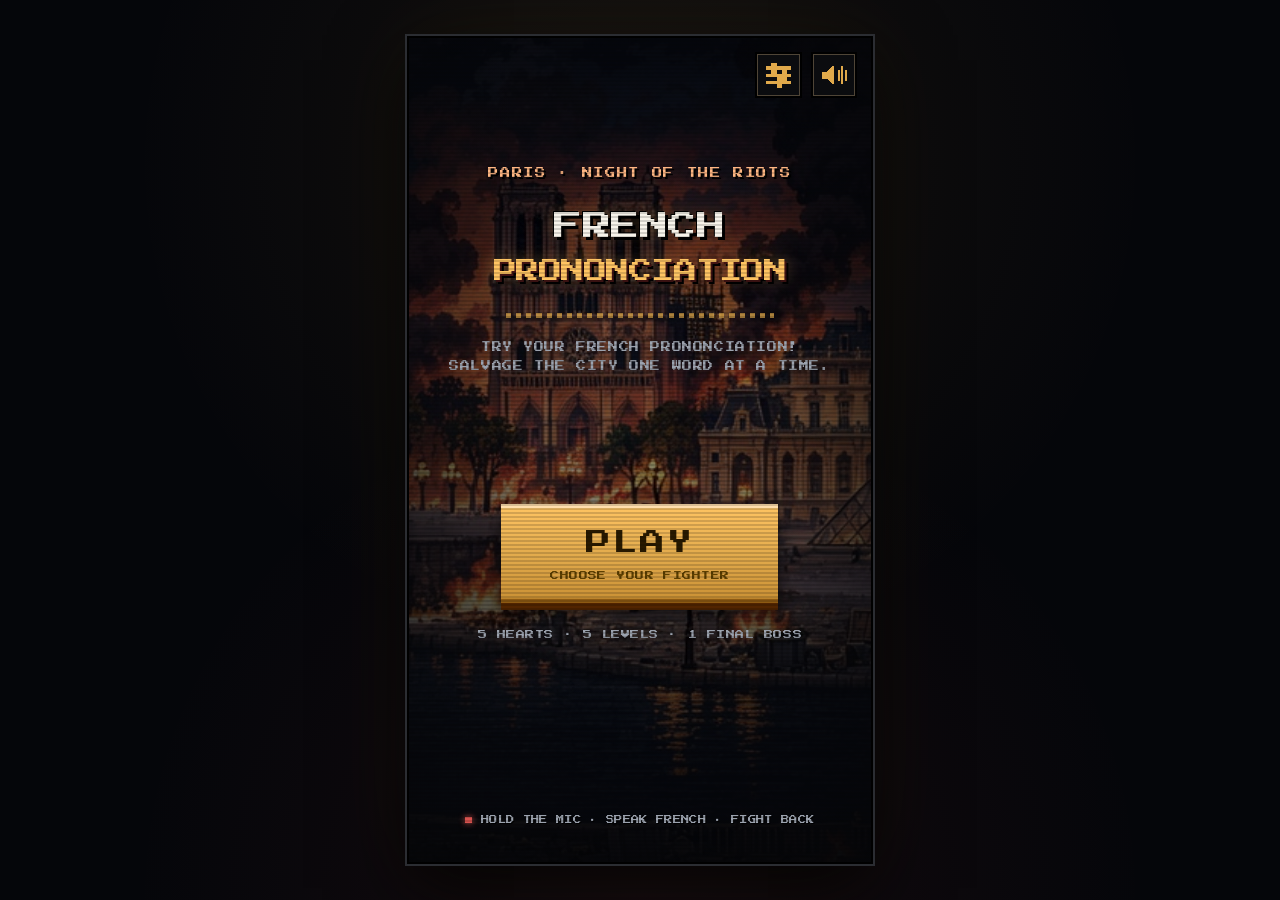
<file: index.html>
<!DOCTYPE html>
<html class="dark" lang="en">
<head>
  <meta charset="utf-8" />
  <meta name="viewport" content="width=device-width, initial-scale=1.0, maximum-scale=1.0, user-scalable=no, viewport-fit=cover" />
  <meta name="theme-color" content="#0d0e11" />
  <meta name="apple-mobile-web-app-capable" content="yes" />
  <meta name="apple-mobile-web-app-status-bar-style" content="black-translucent" />
  <meta name="description" content="French Prononciation — hold the mic, pronounce French words and fight your way across Paris." />
  <title>French Prononciation</title>
  <link rel="icon" href="data:image/svg+xml,%3Csvg xmlns='http://www.w3.org/2000/svg' viewBox='0 0 12 10'%3E%3Cpath fill='%23ffc463' d='M2 0h2v1H2zM8 0h2v1H8zM1 1h4v1H1zM7 1h4v1H7zM0 2h12v3H0zM1 5h10v1H1zM2 6h8v1H2zM3 7h6v1H3zM4 8h4v1H4zM5 9h2v1H5z'/%3E%3C/svg%3E" />
  <link href="https://fonts.googleapis.com" rel="preconnect" />
  <link crossorigin="" href="https://fonts.gstatic.com" rel="preconnect" />
  <link href="https://fonts.googleapis.com/css2?family=Press+Start+2P&amp;display=swap" rel="stylesheet" />
  <link rel="stylesheet" href="styles/pixel.css" />
</head>
<body>
  <div class="viewport">
    <div class="frame home-frame">
      <div class="home-bg" aria-hidden="true"></div>
      <div class="embers" aria-hidden="true">
        <span class="ember" style="left: 12%; --dur: 9s; --delay: 0s;"></span>
        <span class="ember" style="left: 27%; --dur: 12s; --delay: 2.4s;"></span>
        <span class="ember" style="left: 46%; --dur: 10s; --delay: 5s;"></span>
        <span class="ember" style="left: 63%; --dur: 13s; --delay: 1.2s;"></span>
        <span class="ember" style="left: 78%; --dur: 8.5s; --delay: 3.6s;"></span>
        <span class="ember" style="left: 90%; --dur: 11s; --delay: 6.2s;"></span>
      </div>

      <button class="mute-btn home-settings" data-settings type="button" aria-label="Audio settings"></button>
      <button class="mute-btn home-mute" data-mute type="button" aria-label="Mute sound"></button>

      <main class="home">
        <div class="home-head">
          <p class="eyebrow">Paris · Night of the riots</p>
          <h1 class="home-title">
            <span class="line line-a">French</span>
            <span class="line line-b">Prononciation</span>
          </h1>
          <div class="pixel-rule" aria-hidden="true"></div>
          <p class="home-sub">Try your French prononciation!<br />Salvage the city one word at a time.</p>
        </div>

        <div class="home-cta">
          <a class="btn btn-play arcade-pulse" id="playBtn" href="select.html">
            Play
            <span class="btn-sub">Choose your fighter</span>
          </a>
          <p class="home-hint">5 hearts · 5 levels · 1 final boss</p>
        </div>

        <p class="home-foot"><span class="dot blink"></span> Hold the mic · Speak French · Fight back</p>
      </main>

      <div class="scanlines" aria-hidden="true"></div>
      <div class="vignette" aria-hidden="true"></div>
      <div class="grain" aria-hidden="true"></div>
    </div>
  </div>

  <div class="rotate-hint">
    Rotate your phone
    <span>This game is played in portrait mode.</span>
  </div>

  <script src="js/core.js"></script>
  <script>
    FP.playMusic('Music/1-3.mp3', { volume: 0.22 });

    document.getElementById('playBtn').addEventListener('click', function () {
      FP.play('nav');
    });
  </script>
</body>
</html>
</file>
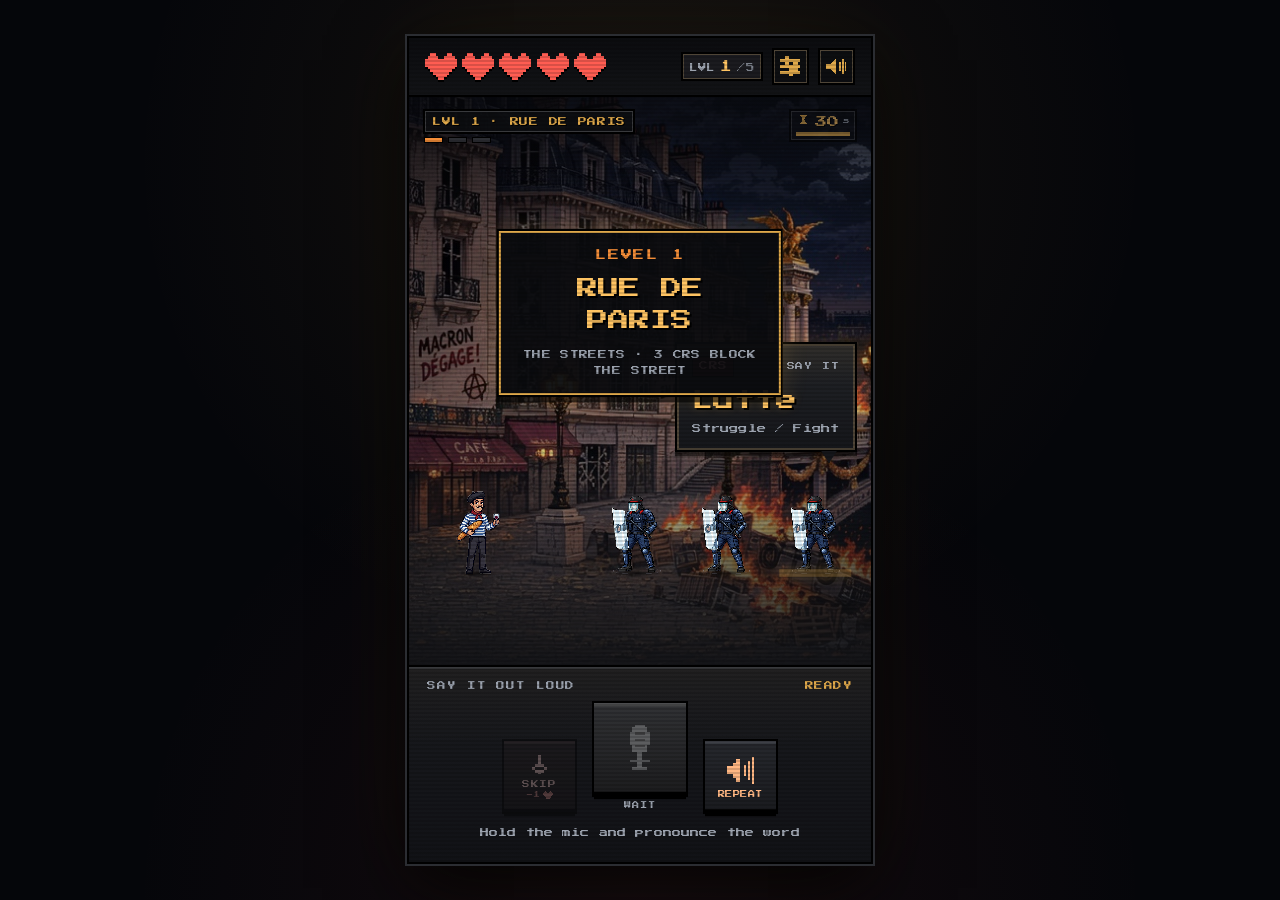
<file: game.html>
<!DOCTYPE html>
<html class="dark" lang="en">
<head>
  <meta charset="utf-8" />
  <meta name="viewport" content="width=device-width, initial-scale=1.0, maximum-scale=1.0, user-scalable=no, viewport-fit=cover" />
  <meta name="theme-color" content="#0d0e11" />
  <meta name="apple-mobile-web-app-capable" content="yes" />
  <meta name="apple-mobile-web-app-status-bar-style" content="black-translucent" />
  <title>French Prononciation — Fight</title>
  <link rel="icon" href="data:image/svg+xml,%3Csvg xmlns='http://www.w3.org/2000/svg' viewBox='0 0 12 10'%3E%3Cpath fill='%23ffc463' d='M2 0h2v1H2zM8 0h2v1H8zM1 1h4v1H1zM7 1h4v1H7zM0 2h12v3H0zM1 5h10v1H1zM2 6h8v1H2zM3 7h6v1H3zM4 8h4v1H4zM5 9h2v1H5z'/%3E%3C/svg%3E" />
  <link href="https://fonts.googleapis.com" rel="preconnect" />
  <link crossorigin="" href="https://fonts.gstatic.com" rel="preconnect" />
  <link href="https://fonts.googleapis.com/css2?family=Press+Start+2P&amp;display=swap" rel="stylesheet" />
  <link rel="stylesheet" href="styles/pixel.css" />
</head>
<body>
  <div class="viewport">
    <div class="frame game-frame" id="frame">
      <div class="game">
        <header class="hud">
          <div class="hearts" id="hearts" role="img" aria-label="Health: 5 of 5 hearts"></div>
          <div class="hud-right">
            <div class="level-chip"><span>LVL</span><b id="levelNum">1</b><i>/5</i></div>
            <button class="mute-btn hud-mute" data-settings type="button" aria-label="Audio settings"></button>
            <button class="mute-btn hud-mute" data-mute type="button" aria-label="Mute sound"></button>
          </div>
        </header>

        <section class="stage" id="stage">
          <div class="scene-bg" id="sceneBg"></div>
          <div class="stage-shade" aria-hidden="true"></div>

          <div class="scene-fx" aria-hidden="true">
            <span class="scene-ember" style="left: 8%; --dur: 8.5s; --delay: 0s; --drift: 3cqw;"></span>
            <span class="scene-ember" style="left: 24%; --dur: 11s; --delay: 2.2s; --drift: -2cqw;"></span>
            <span class="scene-ember" style="left: 42%; --dur: 9.5s; --delay: 4.4s; --drift: 2cqw;"></span>
            <span class="scene-ember" style="left: 59%; --dur: 12s; --delay: 1.3s; --drift: -3cqw;"></span>
            <span class="scene-ember" style="left: 74%; --dur: 8s; --delay: 3.7s; --drift: 4cqw;"></span>
            <span class="scene-ember" style="left: 89%; --dur: 10.5s; --delay: 5.6s; --drift: -1cqw;"></span>
          </div>

          <div class="level-tag" id="levelTag">LVL 1 · RUE DE PARIS</div>
          <div class="pips" id="pips" aria-hidden="true"></div>

          <div class="timer-chip paused" id="timerChip" aria-label="Time left: 30 seconds">
            <span class="timer-top">
              <svg class="timer-icon" viewBox="0 0 16 16" aria-hidden="true">
                <rect x="4" y="1" width="8" height="1" />
                <rect x="5" y="2" width="6" height="1" />
                <rect x="6" y="3" width="4" height="2" />
                <rect x="7" y="5" width="2" height="2" />
                <rect x="6" y="7" width="4" height="2" />
                <rect x="5" y="9" width="6" height="1" />
                <rect x="4" y="10" width="8" height="1" />
              </svg>
              <span class="timer-value" id="timerValue">30</span>
              <span class="timer-unit">s</span>
            </span>
            <span class="timer-bar"><b id="timerFill"></b></span>
          </div>

          <div class="speech" id="speech" aria-live="polite">
            <div class="speech-top">
              <span class="speech-tag" id="speechTag">CRS</span>
              <span class="speech-hint">Say it</span>
            </div>
            <span class="speech-word" id="speechWord">Lutte</span>
            <span class="speech-en" id="speechEn">Struggle / Fight</span>
            <span class="speech-tail" aria-hidden="true"></span>
          </div>

          <div class="actors">
            <div class="actor-slot player-slot is-idle" id="playerSlot">
              <div class="actor">
                <div class="sprite" id="playerSprite">
                  <img id="playerImg" alt="Your fighter" draggable="false" />
                </div>
              </div>
            </div>
            <div class="enemy-row" id="enemyRow"></div>
          </div>

          <div class="fx" id="fx" aria-hidden="true"></div>
          <div class="hurt-flash" id="hurtFlash" aria-hidden="true"></div>
          <div class="banner" id="banner" aria-live="polite"></div>
        </section>

        <section class="panel">
          <div class="panel-head">
            <span class="panel-label">Say it out loud</span>
            <span class="status" id="status">READY</span>
          </div>

          <div class="controls">
            <button class="skip-btn" id="skipBtn" type="button" disabled aria-label="Skip the word: knock down an enemy and lose one heart" title="Skip the word: knock down an enemy and lose 1 heart">
              <svg class="skip-arrow" viewBox="0 0 16 16" aria-hidden="true">
                <rect x="7" y="1" width="2" height="8" />
                <rect x="5" y="7" width="2" height="2" />
                <rect x="9" y="7" width="2" height="2" />
                <rect x="3" y="9" width="2" height="2" />
                <rect x="11" y="9" width="2" height="2" />
                <rect x="5" y="11" width="6" height="2" />
                <rect x="7" y="13" width="2" height="1" />
              </svg>
              <span class="skip-label">Skip</span>
              <span class="skip-cost">
                <span aria-hidden="true">-1</span>
                <svg viewBox="0 0 12 10" aria-hidden="true"><path d="M2 0h2v1H2zM8 0h2v1H8zM1 1h4v1H1zM7 1h4v1H7zM0 2h12v3H0zM1 5h10v1H1zM2 6h8v1H2zM3 7h6v1H3zM4 8h4v1H4zM5 9h2v1H5z" /></svg>
              </span>
            </button>

            <div class="mic-wrap" id="micWrap">
              <button class="mic-btn" id="micBtn" type="button" aria-label="Hold to speak" aria-pressed="false" disabled>
                <svg class="mic-icon" viewBox="0 0 16 20" aria-hidden="true">
                  <rect x="6" y="0" width="4" height="1" />
                  <rect x="5" y="1" width="6" height="9" />
                  <rect x="4" y="3" width="1" height="5" />
                  <rect x="11" y="3" width="1" height="5" />
                  <rect x="5" y="10" width="6" height="1" />
                  <rect x="7" y="11" width="2" height="3" />
                  <rect x="4" y="14" width="8" height="1" />
                  <rect x="7" y="15" width="2" height="2" />
                  <rect x="5" y="17" width="6" height="1" />
                  <rect x="6" y="3" width="4" height="1" fill="rgba(0,0,0,0.32)" />
                  <rect x="6" y="5.5" width="4" height="1" fill="rgba(0,0,0,0.32)" />
                  <rect x="6" y="8" width="4" height="1" fill="rgba(0,0,0,0.32)" />
                </svg>
                <span class="spark"></span>
                <span class="spark"></span>
                <span class="spark"></span>
                <span class="spark"></span>
                <span class="spark"></span>
                <span class="spark"></span>
                <span class="spark"></span>
                <span class="spark"></span>
              </button>
              <span class="mic-hint" id="micHint">HOLD</span>
            </div>

            <button class="replay-btn" id="replayBtn" type="button" aria-label="Repeat the word">
              <svg viewBox="0 0 16 16" aria-hidden="true">
                <rect x="1" y="6" width="3" height="4" />
                <rect x="4" y="4" width="2" height="8" />
                <rect x="6" y="2" width="2" height="12" />
                <rect x="10" y="5" width="1" height="6" />
                <rect x="12" y="3" width="1" height="10" />
                <rect x="14" y="1" width="1" height="14" />
              </svg>
              <span>Repeat</span>
            </button>
          </div>

          <div class="caption" id="caption">Hold the mic and pronounce the word</div>

          <form class="type-form" id="typeForm" hidden>
            <input id="typeInput" type="text" autocomplete="off" autocapitalize="off" spellcheck="false" placeholder="TYPE THE FRENCH WORD..." aria-label="Type the French word" />
            <button type="submit">OK</button>
          </form>
        </section>
      </div>

      <div class="overlay" id="overlay" hidden></div>

      <div class="scanlines" aria-hidden="true"></div>
    </div>
  </div>

  <div class="rotate-hint">
    Rotate your phone
    <span>This game is played in portrait mode.</span>
  </div>

  <script src="js/core.js"></script>
  <script src="js/game.js"></script>
</body>
</html>
</file>
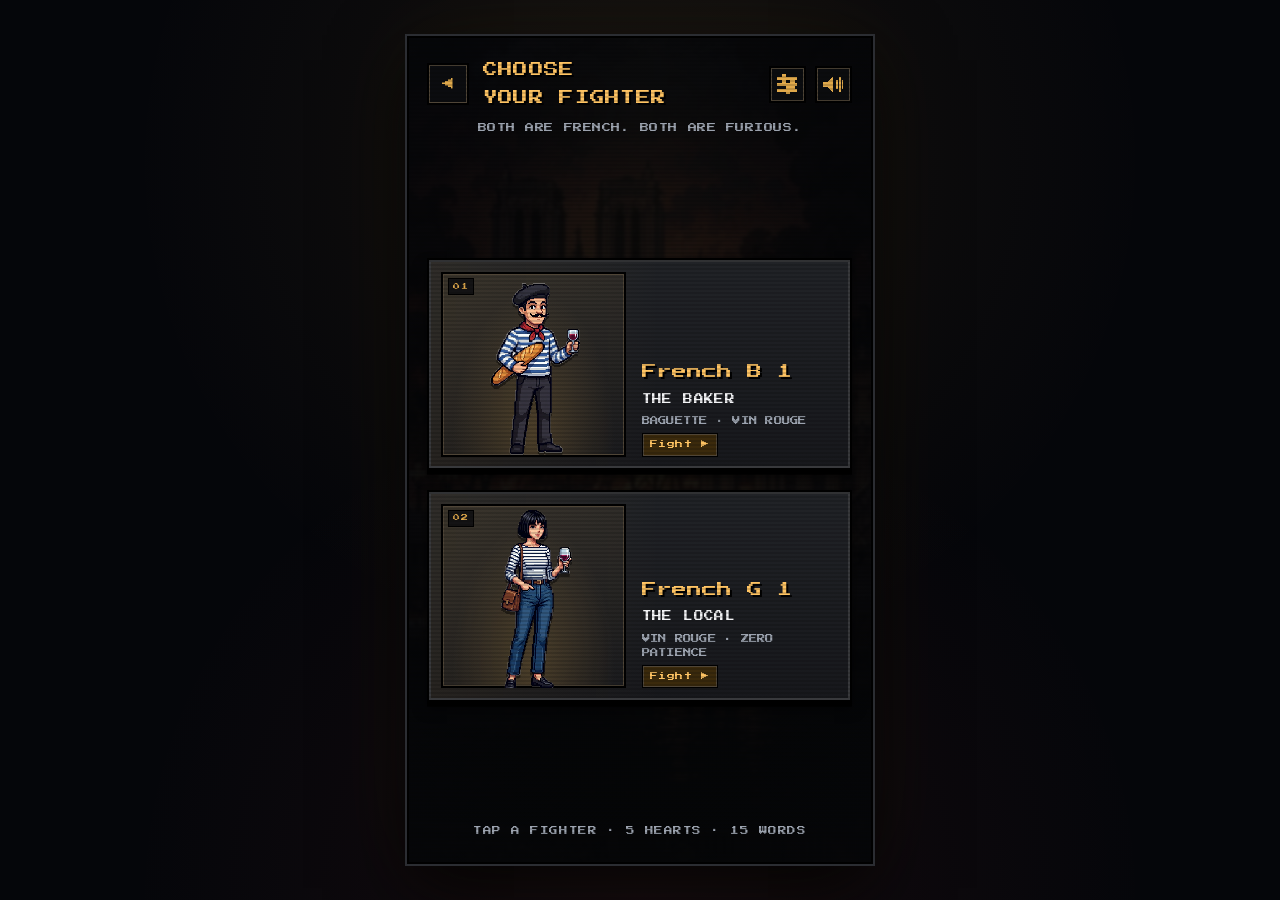
<file: select.html>
<!DOCTYPE html>
<html class="dark" lang="en">
<head>
  <meta charset="utf-8" />
  <meta name="viewport" content="width=device-width, initial-scale=1.0, maximum-scale=1.0, user-scalable=no, viewport-fit=cover" />
  <meta name="theme-color" content="#0d0e11" />
  <meta name="apple-mobile-web-app-capable" content="yes" />
  <meta name="apple-mobile-web-app-status-bar-style" content="black-translucent" />
  <title>French Prononciation — Choose your fighter</title>
  <link rel="icon" href="data:image/svg+xml,%3Csvg xmlns='http://www.w3.org/2000/svg' viewBox='0 0 12 10'%3E%3Cpath fill='%23ffc463' d='M2 0h2v1H2zM8 0h2v1H8zM1 1h4v1H1zM7 1h4v1H7zM0 2h12v3H0zM1 5h10v1H1zM2 6h8v1H2zM3 7h6v1H3zM4 8h4v1H4zM5 9h2v1H5z'/%3E%3C/svg%3E" />
  <link href="https://fonts.googleapis.com" rel="preconnect" />
  <link crossorigin="" href="https://fonts.gstatic.com" rel="preconnect" />
  <link href="https://fonts.googleapis.com/css2?family=Press+Start+2P&amp;display=swap" rel="stylesheet" />
  <link rel="stylesheet" href="styles/pixel.css" />
</head>
<body>
  <div class="viewport">
    <div class="frame select-frame">
      <div class="select-bg" aria-hidden="true"></div>

      <header class="topbar">
        <a class="icon-btn" href="index.html" aria-label="Back to home">&#9664;</a>
        <h1 class="screen-title">Choose<br />your fighter</h1>
        <div class="topbar-actions">
          <button class="mute-btn" data-settings type="button" aria-label="Audio settings"></button>
          <button class="mute-btn" data-mute type="button" aria-label="Mute sound"></button>
        </div>
      </header>

      <p class="screen-sub">Both are French. Both are furious.</p>

      <main class="fighters">
        <a class="fighter-card" data-hero="b" href="game.html?hero=b" aria-label="Choose French B 1, the baker">
          <span class="fighter-art">
            <span class="tag">01</span>
            <img src="Images/Characters/French%20B%201/Stand.png" alt="French B 1" data-stand="Images/Characters/French%20B%201/Stand.png" data-atk="Images/Characters/French%20B%201/Atk.png" />
          </span>
          <span class="fighter-info">
            <span class="fighter-name">French B 1</span>
            <span class="fighter-desc">The Baker</span>
            <span class="fighter-weapon">Baguette · Vin rouge</span>
          </span>
          <span class="fighter-go">Fight &#9654;</span>
        </a>

        <a class="fighter-card" data-hero="g" href="game.html?hero=g" aria-label="Choose French G 1, the local">
          <span class="fighter-art">
            <span class="tag">02</span>
            <img src="Images/Characters/French%20G%201/Stand.png" alt="French G 1" data-stand="Images/Characters/French%20G%201/Stand.png" data-atk="Images/Characters/French%20G%201/Atk.png" />
          </span>
          <span class="fighter-info">
            <span class="fighter-name">French G 1</span>
            <span class="fighter-desc">The Local</span>
            <span class="fighter-weapon">Vin rouge · Zero patience</span>
          </span>
          <span class="fighter-go">Fight &#9654;</span>
        </a>
      </main>

      <p class="select-foot">Tap a fighter · 5 hearts · 15 words</p>

      <div class="scanlines" aria-hidden="true"></div>
      <div class="vignette" aria-hidden="true"></div>
      <div class="grain" aria-hidden="true"></div>
    </div>
  </div>

  <div class="rotate-hint">
    Rotate your phone
    <span>This game is played in portrait mode.</span>
  </div>

  <script src="js/core.js"></script>
  <script>
    FP.playMusic('Music/1-3.mp3', { volume: 0.22 });
  </script>
  <script src="js/select.js"></script>
</body>
</html>
</file>
<file: styles/pixel.css>
/* ==========================================================================
   FRENCH PRONONCIATION — Nocturne Insurrection Pixel design system
   ========================================================================== */

:root {
  --surface: #121316;
  --surface-dim: #121316;
  --surface-bright: #38393c;
  --surface-lowest: #0d0e11;
  --surface-low: #1b1b1f;
  --surface-container: #212327;
  --surface-container-high: #2b2d32;
  --surface-container-highest: #36383e;

  --text-primary: #f3f4f6;
  --text-secondary: #9ca3af;
  --on-surface: #e3e2e6;

  --primary: #e0a94b;
  --primary-bright: #ffc463;
  --primary-fixed: #ffdead;
  --primary-container: #3b2a0c;
  --primary-dim: #f6bd5d;

  --secondary: #d9534f;
  --secondary-bright: #ff6b60;
  --secondary-container: #421414;

  --tertiary: #f58e38;
  --tertiary-bright: #ffb783;
  --tertiary-container: #4f2500;

  --success: #8fd47a;
  --danger: #ff5d52;

  --border: #38393c;
  --outline: #9c8f7d;
  --outline-variant: #4f4537;

  --font-pixel: 'Press Start 2P', 'Courier New', monospace;
  --heart: #ff5d52;
  --heart-dark: #3a2528;
}

*,
*::before,
*::after {
  box-sizing: border-box;
}

html,
body {
  width: 100%;
  height: 100%;
  margin: 0;
  padding: 0;
}

body {
  background: #05060a;
  color: var(--text-primary);
  font-family: var(--font-pixel);
  line-height: 1.5;
  overflow: hidden;
  overscroll-behavior: none;
  -webkit-tap-highlight-color: transparent;
  user-select: none;
  -webkit-user-select: none;
  -webkit-touch-callout: none;
}

button,
input {
  font-family: inherit;
}

button {
  -webkit-tap-highlight-color: transparent;
}

img {
  -webkit-user-drag: none;
  user-select: none;
}

[hidden] {
  display: none !important;
}

/* --------------------------------------------------------------------------
   Viewport / phone frame
   -------------------------------------------------------------------------- */

.viewport {
  position: fixed;
  inset: 0;
  display: flex;
  align-items: center;
  justify-content: center;
  background:
    radial-gradient(circle at 50% 18%, rgba(224, 169, 75, 0.08), transparent 52%),
    radial-gradient(circle at 50% 100%, rgba(217, 83, 79, 0.08), transparent 46%),
    #05060a;
}

.frame {
  position: relative;
  width: 100%;
  height: 100vh;
  height: 100dvh;
  max-width: 480px;
  overflow: hidden;
  background: var(--surface-dim);
  container-type: inline-size;
  isolation: isolate;
}

@media (min-width: 560px) and (min-height: 560px) {
  .frame {
    width: min(480px, 51.75dvh);
    height: auto;
    aspect-ratio: 9 / 16;
    border: 2px solid #000;
    box-shadow:
      0 0 0 2px var(--surface-container-high),
      0 24px 70px rgba(0, 0, 0, 0.85),
      0 0 90px rgba(224, 169, 75, 0.07);
  }
}

/* --------------------------------------------------------------------------
   Atmosphere
   -------------------------------------------------------------------------- */

.scanlines {
  position: absolute;
  inset: 0;
  z-index: 60;
  pointer-events: none;
  opacity: 0.4;
  background: repeating-linear-gradient(
    to bottom,
    rgba(0, 0, 0, 0) 0 2px,
    rgba(0, 0, 0, 0.38) 2px 4px
  );
  mix-blend-mode: multiply;
}

.vignette {
  position: absolute;
  inset: 0;
  z-index: 5;
  pointer-events: none;
  background: radial-gradient(
    ellipse at 50% 45%,
    rgba(0, 0, 0, 0) 34%,
    rgba(5, 6, 9, 0.5) 76%,
    rgba(5, 6, 9, 0.82) 100%
  );
}

.grain {
  position: absolute;
  inset: 0;
  z-index: 6;
  pointer-events: none;
  opacity: 0.16;
  background-image:
    radial-gradient(rgba(255, 255, 255, 0.28) 0.5px, transparent 0.5px),
    radial-gradient(rgba(255, 255, 255, 0.16) 0.5px, transparent 0.5px);
  background-position: 0 0, 2px 2px;
  background-size: 4px 4px, 4px 4px;
}

.pixel-rule {
  height: 1.1cqw;
  width: 58cqw;
  background: repeating-linear-gradient(
    to right,
    var(--primary) 0 1.1cqw,
    transparent 1.1cqw 2.2cqw
  );
  opacity: 0.75;
  image-rendering: pixelated;
}

.blink {
  animation: blink 1.1s steps(2, end) infinite;
}

@keyframes blink {
  0%,
  49% {
    opacity: 1;
  }
  50%,
  100% {
    opacity: 0.15;
  }
}

@keyframes flicker {
  0%,
  100% {
    opacity: 1;
  }
  92% {
    opacity: 1;
  }
  93% {
    opacity: 0.82;
  }
  94% {
    opacity: 1;
  }
  97% {
    opacity: 0.9;
  }
  98% {
    opacity: 1;
  }
}

/* --------------------------------------------------------------------------
   Shared buttons
   -------------------------------------------------------------------------- */

.btn {
  position: relative;
  display: inline-flex;
  flex-direction: column;
  align-items: center;
  justify-content: center;
  gap: 1.6cqw;
  padding: 3.6cqw 7cqw;
  border: 0;
  border-radius: 0;
  background: linear-gradient(180deg, var(--primary-bright) 0%, var(--primary) 55%, #c98f33 100%);
  color: #281900;
  font-family: var(--font-pixel);
  font-size: 4.6cqw;
  font-weight: 400;
  letter-spacing: 0.08em;
  text-transform: uppercase;
  text-decoration: none;
  cursor: pointer;
  touch-action: manipulation;
  box-shadow:
    inset 0 0.9cqw 0 0 #ffdead,
    inset 0 -0.9cqw 0 0 #8e5a12,
    0 1.5cqw 0 0 #512400,
    0 2.2cqw 3.2cqw rgba(0, 0, 0, 0.65);
  transition: transform 70ms steps(2, end), filter 120ms ease, background 120ms ease;
}

.btn .btn-sub {
  font-size: 1.9cqw;
  letter-spacing: 0.05em;
  color: #5d3f00;
}

.btn:hover {
  filter: brightness(1.06);
}

.btn:active {
  transform: translateY(1.2cqw);
  box-shadow:
    inset 0 0.5cqw 0 0 #ffdead,
    inset 0 -0.5cqw 0 0 #8e5a12,
    0 0.4cqw 0 0 #512400,
    0 0.8cqw 1.6cqw rgba(0, 0, 0, 0.6);
}

.btn.secondary {
  background: linear-gradient(180deg, #34363c 0%, #24262b 100%);
  color: var(--primary-bright);
  box-shadow:
    inset 0 0.7cqw 0 0 #4c4e55,
    inset 0 -0.7cqw 0 0 #0b0c0f,
    0 1.2cqw 0 0 #000,
    0 1.8cqw 2.4cqw rgba(0, 0, 0, 0.55);
  font-size: 3.4cqw;
}

.btn.danger {
  background: linear-gradient(180deg, var(--secondary-bright) 0%, var(--secondary) 100%);
  color: #2b0003;
  box-shadow:
    inset 0 0.9cqw 0 0 #ffb3ae,
    inset 0 -0.9cqw 0 0 #7a1512,
    0 1.5cqw 0 0 #40090a,
    0 2.2cqw 3.2cqw rgba(0, 0, 0, 0.65);
}

.btn:focus-visible,
.mute-btn:focus-visible,
.icon-btn:focus-visible,
.mic-btn:focus-visible,
.replay-btn:focus-visible,
.skip-btn:focus-visible,
.pixel-toggle:focus-visible,
.fighter-card:focus-visible {
  outline: 2px solid var(--primary-bright);
  outline-offset: 3px;
}

.arcade-pulse {
  animation: arcade-pulse 2.4s steps(2, end) infinite;
}

@keyframes arcade-pulse {
  0%,
  100% {
    filter: brightness(1);
    box-shadow:
      inset 0 0.9cqw 0 0 #ffdead,
      inset 0 -0.9cqw 0 0 #8e5a12,
      0 1.5cqw 0 0 #512400,
      0 0 2.4cqw rgba(255, 196, 99, 0.28);
  }
  50% {
    filter: brightness(1.08);
    box-shadow:
      inset 0 0.9cqw 0 0 #ffffff,
      inset 0 -0.9cqw 0 0 #9b1600,
      0 1.5cqw 0 0 #512400,
      0 0 4.4cqw rgba(255, 196, 99, 0.62);
  }
}

.mute-btn {
  display: grid;
  place-items: center;
  width: 10cqw;
  height: 10cqw;
  padding: 0;
  border: 0;
  border-radius: 0;
  background: rgba(13, 14, 17, 0.82);
  color: var(--primary);
  cursor: pointer;
  box-shadow:
    inset 0 0 0 2px #000,
    inset 0 0 0 3px var(--outline-variant);
}

.mute-btn svg {
  width: 62%;
  height: 62%;
}

.mute-btn.muted {
  color: #6b6b6b;
}

.home-mute {
  position: absolute;
  top: calc(3cqw + env(safe-area-inset-top));
  right: 3cqw;
  z-index: 70;
}

.home-settings {
  position: absolute;
  top: calc(3cqw + env(safe-area-inset-top));
  right: 15cqw;
  z-index: 70;
}

/* --------------------------------------------------------------------------
   HOME
   -------------------------------------------------------------------------- */

.home-bg {
  position: absolute;
  inset: -3%;
  z-index: 0;
  background: url('../Images/Background/Paris.webp') center 58% / cover no-repeat;
  filter: brightness(0.72) saturate(0.92) contrast(1.05);
  animation: home-drift 28s ease-in-out infinite alternate;
}

.home-bg::after {
  content: '';
  position: absolute;
  inset: 0;
  background: linear-gradient(
    to bottom,
    rgba(9, 10, 14, 0.62) 0%,
    rgba(9, 10, 14, 0.18) 34%,
    rgba(9, 10, 14, 0.4) 72%,
    rgba(9, 10, 14, 0.94) 100%
  );
}

@keyframes home-drift {
  0% {
    transform: scale(1.08) translateX(-2.2%);
  }
  100% {
    transform: scale(1.16) translateX(2.2%);
  }
}

.home {
  position: relative;
  z-index: 10;
  display: flex;
  flex-direction: column;
  align-items: center;
  justify-content: space-between;
  height: 100%;
  padding: calc(14cqw + env(safe-area-inset-top)) 7cqw calc(6cqw + env(safe-area-inset-bottom));
  text-align: center;
}

.home-head {
  display: flex;
  flex-direction: column;
  align-items: center;
  gap: 4.4cqw;
  margin-top: 7vh;
  animation: flicker 9s steps(1, end) infinite;
}

.eyebrow {
  margin: 0;
  color: var(--tertiary-bright);
  font-size: 2.25cqw;
  letter-spacing: 0.16em;
  text-transform: uppercase;
  text-shadow: 2px 2px 0 #000;
}

.home-title {
  margin: 0;
  color: var(--text-primary);
  font-size: 5.6cqw;
  font-weight: 400;
  line-height: 1.75;
  letter-spacing: -0.02em;
  text-transform: uppercase;
  text-shadow:
    3px 3px 0 #000,
    -1px -1px 0 #000,
    0 0 3.2cqw rgba(224, 169, 75, 0.32);
}

.home-title .line {
  display: block;
}

.home-title .line-a {
  color: #f7f3ea;
  font-size: 6.2cqw;
}

.home-title .line-b {
  color: var(--primary-bright);
  font-size: 5.05cqw;
  text-shadow:
    2px 2px 0 #421414,
    4px 4px 0 #000,
    0 0 3.4cqw rgba(224, 169, 75, 0.42);
}

.home-sub {
  margin: 0;
  max-width: 84cqw;
  color: var(--text-secondary);
  font-size: 2.15cqw;
  line-height: 1.95;
  letter-spacing: 0.06em;
  text-transform: uppercase;
}

.home-cta {
  display: flex;
  flex-direction: column;
  align-items: center;
  gap: 5.6cqw;
  margin-bottom: 4vh;
}

.btn-play {
  min-width: 60cqw;
  padding: 4.4cqw 6cqw;
  font-size: 5.4cqw;
}

.home-hint {
  margin: 0;
  color: var(--text-secondary);
  font-size: 1.95cqw;
  letter-spacing: 0.06em;
  text-transform: uppercase;
}

.home-foot {
  display: flex;
  align-items: center;
  justify-content: center;
  gap: 2cqw;
  color: var(--text-secondary);
  font-size: 1.8cqw;
  letter-spacing: 0.04em;
  text-transform: uppercase;
  text-shadow: 1px 1px 0 #000;
}

.home-foot .dot {
  width: 1.4cqw;
  height: 1.4cqw;
  background: var(--secondary);
  box-shadow: 0 0 1.4cqw var(--secondary);
}

/* Floating ember particles for home */
.embers {
  position: absolute;
  inset: 0;
  z-index: 8;
  pointer-events: none;
  overflow: hidden;
}

.ember {
  position: absolute;
  bottom: -2%;
  width: 0.9cqw;
  height: 0.9cqw;
  background: var(--tertiary);
  box-shadow: 0 0 1.2cqw rgba(245, 142, 56, 0.8);
  opacity: 0;
  animation: ember-rise var(--dur, 9s) linear infinite;
  animation-delay: var(--delay, 0s);
}

@keyframes ember-rise {
  0% {
    transform: translate3d(0, 0, 0);
    opacity: 0;
  }
  8% {
    opacity: 0.9;
  }
  40% {
    transform: translate3d(2.4cqw, -34vh, 0);
    opacity: 0.7;
  }
  75% {
    transform: translate3d(-1.6cqw, -68vh, 0);
    opacity: 0.35;
  }
  100% {
    transform: translate3d(1.2cqw, -104vh, 0);
    opacity: 0;
  }
}

/* --------------------------------------------------------------------------
   SELECT
   -------------------------------------------------------------------------- */

.select-frame {
  display: flex;
  flex-direction: column;
}

.select-bg {
  position: absolute;
  inset: 0;
  z-index: 0;
  background: url('../Images/Background/Paris.webp') center 62% / cover no-repeat;
  filter: brightness(0.35) saturate(0.7) blur(1.5px);
  transform: scale(1.08);
}

.select-bg::after {
  content: '';
  position: absolute;
  inset: 0;
  background:
    radial-gradient(ellipse at 50% 20%, rgba(224, 169, 75, 0.1), transparent 55%),
    linear-gradient(to bottom, rgba(9, 10, 14, 0.55), rgba(9, 10, 14, 0.94));
}

.topbar {
  position: relative;
  z-index: 20;
  display: flex;
  align-items: center;
  gap: 3cqw;
  padding: calc(4cqw + env(safe-area-inset-top)) 4cqw 2cqw;
}

.icon-btn {
  display: grid;
  place-items: center;
  width: 9cqw;
  height: 9cqw;
  flex: 0 0 auto;
  padding: 0;
  border: 0;
  background: rgba(13, 14, 17, 0.8);
  color: var(--primary);
  font-family: var(--font-pixel);
  font-size: 2.6cqw;
  text-decoration: none;
  cursor: pointer;
  box-shadow:
    inset 0 0 0 2px #000,
    inset 0 0 0 3px var(--outline-variant);
}

.screen-title {
  margin: 0;
  color: var(--primary-bright);
  font-size: 3.15cqw;
  font-weight: 400;
  line-height: 1.9;
  letter-spacing: 0.02em;
  text-transform: uppercase;
  text-shadow: 2px 2px 0 #000;
}

.screen-sub {
  position: relative;
  z-index: 20;
  margin: 0 4cqw 4cqw;
  color: var(--text-secondary);
  font-size: 1.95cqw;
  letter-spacing: 0.06em;
  text-align: center;
  text-transform: uppercase;
}

.select-mute {
  position: static;
  margin-left: auto;
  width: 8cqw;
  height: 8cqw;
}

.topbar-actions {
  display: flex;
  align-items: center;
  gap: 2cqw;
  margin-left: auto;
}

.topbar-actions .mute-btn {
  position: static;
  width: 8cqw;
  height: 8cqw;
  flex: 0 0 auto;
}

.fighters {
  position: relative;
  z-index: 20;
  display: flex;
  flex: 1;
  flex-direction: column;
  justify-content: center;
  gap: 4.2cqw;
  padding: 1cqw 4cqw 3cqw;
  overflow-y: auto;
  scrollbar-width: none;
}

.fighters::-webkit-scrollbar {
  display: none;
}

.fighter-card {
  position: relative;
  display: grid;
  grid-template-columns: 40cqw 1fr;
  grid-template-rows: 1fr auto;
  align-items: center;
  column-gap: 3.4cqw;
  row-gap: 1cqw;
  width: 100%;
  padding: 3cqw;
  border: 0;
  background:
    linear-gradient(90deg, rgba(224, 169, 75, 0.08), transparent 55%),
    linear-gradient(180deg, #212327 0%, #17181c 100%);
  color: var(--text-primary);
  font-family: var(--font-pixel);
  text-align: left;
  text-decoration: none;
  cursor: pointer;
  overflow: hidden;
  box-shadow:
    inset 0 0 0 2px #000,
    inset 0 0 0 4px var(--border),
    0 1cqw 0 #000,
    0 1.8cqw 2.6cqw rgba(0, 0, 0, 0.55);
  transition: transform 90ms steps(2, end), filter 120ms ease;
}

.fighter-card::before {
  content: '';
  position: absolute;
  inset: 0;
  background: linear-gradient(115deg, transparent 30%, rgba(255, 255, 255, 0.08) 45%, transparent 60%);
  transform: translateX(-120%);
  transition: transform 420ms ease;
  pointer-events: none;
}

.fighter-card:hover::before,
.fighter-card:focus-visible::before {
  transform: translateX(120%);
}

.fighter-card:hover {
  filter: brightness(1.08);
}

.fighter-card:active,
.fighter-card.selected {
  transform: translateY(0.8cqw);
  box-shadow:
    inset 0 0 0 2px #000,
    inset 0 0 0 4px var(--primary),
    0 0.2cqw 0 #000,
    0 0 4cqw rgba(224, 169, 75, 0.35);
}

.fighter-card.selected {
  filter: brightness(1.12);
}

.fighter-art {
  position: relative;
  grid-column: 1;
  grid-row: 1 / span 2;
  display: flex;
  align-items: flex-end;
  justify-content: center;
  width: 40cqw;
  height: 40cqw;
  background:
    radial-gradient(ellipse at 50% 88%, rgba(224, 169, 75, 0.22), transparent 62%),
    linear-gradient(180deg, rgba(224, 169, 75, 0.07), transparent);
  box-shadow: inset 0 0 0 2px #000, inset 0 0 0 3px var(--outline-variant);
  overflow: hidden;
}

.fighter-art img {
  width: auto;
  height: 106%;
  margin-bottom: -5%;
  image-rendering: pixelated;
  filter: drop-shadow(0 3px 0 rgba(0, 0, 0, 0.45));
  transition: transform 140ms steps(2, end);
}

.fighter-card:hover .fighter-art img,
.fighter-card.selected .fighter-art img {
  transform: translateY(-2%) scale(1.04);
}

.fighter-art .tag {
  position: absolute;
  top: 1.4cqw;
  left: 1.4cqw;
  padding: 0.7cqw 1.2cqw;
  background: rgba(13, 14, 17, 0.85);
  color: var(--primary);
  font-size: 1.5cqw;
  letter-spacing: 0.08em;
  box-shadow: inset 0 0 0 1px #000;
}

.fighter-info {
  grid-column: 2;
  grid-row: 1;
  align-self: end;
  display: flex;
  flex-direction: column;
  gap: 1.4cqw;
  min-width: 0;
}

.fighter-name {
  color: var(--primary-bright);
  font-size: 3.2cqw;
  line-height: 1.55;
  text-shadow: 2px 2px 0 #000;
}

.fighter-desc {
  color: var(--text-primary);
  font-size: 2.1cqw;
  line-height: 1.75;
  letter-spacing: 0.04em;
  text-transform: uppercase;
}

.fighter-weapon {
  color: var(--text-secondary);
  font-size: 1.8cqw;
  line-height: 1.7;
  letter-spacing: 0.03em;
  text-transform: uppercase;
}

.fighter-go {
  grid-column: 2;
  grid-row: 2;
  align-self: start;
  justify-self: start;
  padding: 1.3cqw 1.8cqw;
  background: var(--primary-container);
  color: var(--primary-bright);
  font-size: 1.7cqw;
  letter-spacing: 0.06em;
  white-space: nowrap;
  box-shadow: inset 0 0 0 1px #000, inset 0 0 0 2px var(--outline-variant);
}

.select-foot {
  position: relative;
  z-index: 20;
  padding: 0 4cqw calc(3.4cqw + env(safe-area-inset-bottom));
  color: var(--text-secondary);
  font-size: 1.85cqw;
  letter-spacing: 0.06em;
  text-align: center;
  text-transform: uppercase;
}

/* --------------------------------------------------------------------------
   GAME — layout
   -------------------------------------------------------------------------- */

.game-frame {
  background: var(--surface-dim);
}

.game {
  display: grid;
  grid-template-rows: auto minmax(0, 1fr) auto;
  height: 100%;
}

.hud {
  position: relative;
  z-index: 30;
  display: flex;
  align-items: center;
  justify-content: space-between;
  gap: 2cqw;
  padding: calc(2.2cqw + env(safe-area-inset-top)) 3.4cqw 2.2cqw;
  background: linear-gradient(180deg, #0b0c0f 0%, #121316 100%);
  border-bottom: 2px solid #000;
  box-shadow: 0 2px 0 var(--surface-high);
}

.hearts {
  display: flex;
  align-items: center;
  gap: 1.1cqw;
}

.heart {
  position: relative;
  width: 7cqw;
  height: 5.9cqw;
  flex: 0 0 auto;
  color: var(--heart-dark);
  filter: drop-shadow(0 2px 0 #000);
}

.heart svg {
  position: absolute;
  inset: 0;
  width: 100%;
  height: 100%;
  display: block;
  fill: currentColor;
  shape-rendering: crispEdges;
}

.heart .heart-fill {
  position: absolute;
  inset: 0;
  width: 100%;
  overflow: hidden;
  color: var(--heart);
  transition: width 140ms steps(2, end);
}

.heart .heart-fill svg {
  width: 7cqw;
  height: 5.9cqw;
}

.heart.hit {
  animation: heart-hit 340ms steps(2, end);
}

@keyframes heart-hit {
  0%,
  100% {
    transform: translate(0, 0);
  }
  20% {
    transform: translate(-1cqw, 0);
    filter: drop-shadow(0 0 2cqw var(--danger)) brightness(1.5);
  }
  45% {
    transform: translate(0.8cqw, 0);
  }
  70% {
    transform: translate(-0.5cqw, 0);
  }
}

.hud-right {
  display: flex;
  align-items: center;
  gap: 2cqw;
}

.level-chip {
  display: flex;
  align-items: baseline;
  gap: 1.1cqw;
  padding: 1.2cqw 1.8cqw;
  background: var(--surface-low);
  color: var(--text-secondary);
  font-size: 1.8cqw;
  letter-spacing: 0.06em;
  box-shadow: inset 0 0 0 2px #000, inset 0 0 0 3px var(--outline-variant);
}

.level-chip b {
  color: var(--primary-bright);
  font-size: 2.5cqw;
  font-weight: 400;
}

.level-chip i {
  font-style: normal;
  color: var(--text-secondary);
  opacity: 0.75;
}

.hud-mute {
  position: static;
  width: 8cqw;
  height: 8cqw;
}

/* --------------------------------------------------------------------------
   GAME — stage
   -------------------------------------------------------------------------- */

.stage {
  position: relative;
  min-height: 0;
  overflow: hidden;
  background: #0a0b0f;
  touch-action: manipulation;
}

.scene-bg {
  position: absolute;
  inset: 0;
  background-image: url('../Images/Background/Paris.webp');
  background-repeat: no-repeat;
  background-size: auto 100%;
  background-position: 0% 100%;
  transition: background-position 2s ease-in-out;
  filter: brightness(0.88) saturate(0.96) contrast(1.03);
  will-change: background-position;
}

.stage-shade {
  position: absolute;
  inset: 0;
  pointer-events: none;
  background:
    linear-gradient(to bottom, rgba(8, 9, 13, 0.72) 0%, rgba(8, 9, 13, 0.05) 24%, rgba(8, 9, 13, 0) 58%, rgba(18, 19, 22, 0.9) 100%),
    radial-gradient(ellipse at 52% 48%, transparent 38%, rgba(0, 0, 0, 0.38) 100%);
}

.level-tag {
  position: absolute;
  top: 2.6cqw;
  left: 3cqw;
  z-index: 18;
  padding: 1.3cqw 2cqw;
  background: rgba(13, 14, 17, 0.82);
  color: var(--primary);
  font-size: 1.9cqw;
  letter-spacing: 0.08em;
  text-transform: uppercase;
  text-shadow: 1px 1px 0 #000;
  box-shadow: inset 0 0 0 2px #000, inset 0 0 0 3px var(--border);
}

.pips {
  position: absolute;
  top: 8.6cqw;
  left: 3.2cqw;
  z-index: 18;
  display: flex;
  gap: 1cqw;
}

.pip {
  display: block;
  width: 4.2cqw;
  height: 1.3cqw;
  background: #2b2d32;
  box-shadow: inset 0 0 0 1px #000;
}

.pip.on {
  background: var(--primary);
}

.pip.current {
  background: var(--tertiary);
  animation: blink 0.9s steps(2, end) infinite;
}

.timer-chip {
  position: absolute;
  top: 2.6cqw;
  right: 3cqw;
  z-index: 18;
  display: flex;
  flex-direction: column;
  gap: 0.7cqw;
  min-width: 14cqw;
  padding: 1.1cqw 1.5cqw;
  background: rgba(13, 14, 17, 0.84);
  box-shadow:
    inset 0 0 0 2px #000,
    inset 0 0 0 3px var(--border);
  transition: opacity 160ms ease;
}

.timer-top {
  display: flex;
  align-items: center;
  justify-content: flex-end;
  gap: 0.9cqw;
}

.timer-icon {
  width: 3.2cqw;
  height: 3.2cqw;
  fill: var(--primary);
  shape-rendering: crispEdges;
}

.timer-value {
  color: var(--primary-bright);
  font-size: 2.6cqw;
  line-height: 1;
  text-shadow: 1px 1px 0 #000;
}

.timer-unit {
  color: var(--text-secondary);
  font-size: 1.5cqw;
  line-height: 1;
}

.timer-bar {
  display: block;
  width: 100%;
  height: 0.9cqw;
  background: #2b2d32;
  box-shadow: inset 0 0 0 1px #000;
}

.timer-bar b {
  display: block;
  width: 100%;
  height: 100%;
  background: var(--primary);
  transition: width 120ms linear, background 120ms ease;
}

.timer-chip.paused {
  opacity: 0.55;
  animation: none;
}

.timer-chip.low {
  animation: timer-pulse 0.9s steps(2, end) infinite;
}

.timer-chip.low .timer-icon {
  fill: var(--danger);
}

.timer-chip.low .timer-value {
  color: var(--danger);
}

.timer-chip.low .timer-bar b {
  background: var(--danger);
}

@keyframes timer-pulse {
  0%,
  100% {
    box-shadow:
      inset 0 0 0 2px #000,
      inset 0 0 0 3px var(--border);
  }
  50% {
    box-shadow:
      inset 0 0 0 2px #000,
      inset 0 0 0 3px var(--danger),
      0 0 2cqw rgba(255, 93, 82, 0.35);
  }
}

.scene-fx {
  position: absolute;
  inset: 0;
  z-index: 9;
  overflow: hidden;
  pointer-events: none;
}

.scene-ember {
  position: absolute;
  bottom: -3%;
  width: 0.7cqw;
  height: 0.7cqw;
  background: var(--tertiary);
  box-shadow: 0 0 1cqw rgba(245, 142, 56, 0.85);
  opacity: 0;
  animation: scene-ember var(--dur, 8s) linear infinite;
  animation-delay: var(--delay, 0s);
}

@keyframes scene-ember {
  0% {
    transform: translate3d(0, 0, 0);
    opacity: 0;
  }
  10% {
    opacity: 0.8;
  }
  70% {
    opacity: 0.35;
  }
  100% {
    transform: translate3d(var(--drift, 3cqw), -48vh, 0);
    opacity: 0;
  }
}

/* Speech bubble ----------------------------------------------------------- */

.speech {
  position: absolute;
  right: 3cqw;
  bottom: calc(16% + 22cqw + 4.5cqw);
  z-index: 22;
  max-width: 74cqw;
  padding: 3cqw 3.8cqw 3.2cqw;
  background:
    linear-gradient(180deg, rgba(224, 169, 75, 0.08), transparent 40%),
    linear-gradient(180deg, #232529 0%, #15161a 100%);
  box-shadow:
    inset 0 0 0 2px #000,
    inset 0 0 0 4px var(--outline-variant),
    0 0.9cqw 0 rgba(0, 0, 0, 0.55),
    0 0 4cqw rgba(224, 169, 75, 0.16);
  opacity: 0;
  transform: translateY(2cqw) scale(0.94);
  transition: opacity 180ms steps(2, end), transform 180ms steps(2, end);
  pointer-events: none;
}

.speech.show {
  opacity: 1;
  transform: translateY(0) scale(1);
}

.speech.hidden {
  opacity: 0;
  transform: translateY(1.5cqw) scale(0.96);
}

.speech-tail {
  position: absolute;
  right: 11%;
  bottom: -2.4cqw;
  width: 3.4cqw;
  height: 2.6cqw;
  background: #15161a;
  box-shadow: -2px 0 0 #000, 2px 0 0 #000;
  clip-path: polygon(0 0, 100% 0, 50% 100%);
}

.speech-top {
  display: flex;
  align-items: center;
  gap: 2cqw;
  margin-bottom: 1.8cqw;
}

.speech-tag {
  padding: 0.8cqw 1.4cqw;
  background: var(--secondary-container);
  color: #ffb3ae;
  font-size: 1.85cqw;
  letter-spacing: 0.08em;
  text-transform: uppercase;
  box-shadow: inset 0 0 0 1px #000;
}

.speech-hint {
  margin-left: auto;
  color: var(--text-secondary);
  font-size: 1.7cqw;
  letter-spacing: 0.1em;
  text-transform: uppercase;
}

.speech-word {
  display: block;
  color: var(--primary-bright);
  font-size: 4.55cqw;
  line-height: 1.55;
  letter-spacing: -0.01em;
  text-shadow: 2px 2px 0 #000, 0 0 2cqw rgba(224, 169, 75, 0.22);
  overflow-wrap: anywhere;
}

.speech-en {
  display: block;
  margin-top: 1.1cqw;
  color: var(--text-secondary);
  font-size: 2cqw;
  line-height: 1.6;
  letter-spacing: 0.02em;
}

/* Actors ------------------------------------------------------------------ */

.actors {
  position: absolute;
  left: 0;
  right: 0;
  bottom: 16%;
  z-index: 12;
  display: flex;
  align-items: flex-end;
  justify-content: space-between;
  padding: 0 3cqw;
  pointer-events: none;
}

.player-slot {
  width: 24cqw;
  display: flex;
  align-items: flex-end;
  justify-content: flex-start;
}

.enemy-row {
  display: flex;
  align-items: flex-end;
  justify-content: flex-end;
  gap: 1.4cqw;
  transition: opacity 300ms ease;
}

.actor-slot {
  position: relative;
  width: var(--slot, 18cqw);
  display: flex;
  align-items: flex-end;
  justify-content: center;
  flex: 0 0 auto;
  transition: width 160ms steps(2, end);
}

.actor {
  position: relative;
  display: flex;
  align-items: flex-end;
  justify-content: center;
}

.actor::after {
  content: '';
  position: absolute;
  left: 50%;
  bottom: -0.5cqw;
  width: 80%;
  height: 1.5cqw;
  transform: translateX(-50%);
  background: radial-gradient(ellipse at center, rgba(0, 0, 0, 0.62), transparent 72%);
  filter: blur(0.6px);
  pointer-events: none;
}

.sprite {
  position: relative;
  width: calc(var(--h, 18cqw) * var(--bw, 0.5) / var(--bh, 0.9));
  height: var(--h, 18cqw);
}

.sprite img {
  position: absolute;
  display: block;
  width: auto;
  max-width: none;
  height: calc(var(--h, 18cqw) / var(--bh, 0.9));
  left: calc(-1 * var(--h, 18cqw) * var(--bx, 0) / var(--bh, 0.9));
  top: calc(-1 * var(--h, 18cqw) * var(--by, 0) / var(--bh, 0.9));
  image-rendering: pixelated;
  filter: drop-shadow(0 0.35cqw 0 rgba(0, 0, 0, 0.38));
}

.actor-slot.is-idle .sprite {
  animation: idle-bob 1.4s steps(2, end) infinite;
}

.actor-slot.speaking::after {
  content: '';
  position: absolute;
  left: 50%;
  bottom: -0.6cqw;
  width: 86%;
  height: 1.8cqw;
  transform: translateX(-50%);
  background: var(--primary);
  opacity: 0.3;
  box-shadow: 0 0 2.4cqw rgba(224, 169, 75, 0.8);
  pointer-events: none;
}

.actor-slot.attacking .sprite {
  animation: lunge-right 480ms steps(3, end);
}

.actor-slot.enemy.attacking .sprite {
  animation: lunge-left 520ms steps(3, end);
}

.actor-slot.downed {
  animation: none;
}

.actor-slot.downed .sprite {
  animation: fall-down 340ms steps(3, end);
  filter: drop-shadow(0 0.2cqw 0 rgba(0, 0, 0, 0.3)) brightness(0.86) saturate(0.8);
}

.actor-slot.recoil .sprite {
  animation: recoil 420ms steps(3, end);
}

.actor-slot.walking {
  animation: walk-across 2.7s steps(9, end) forwards;
}

.actor-slot.walking .sprite {
  animation: walk-bob 300ms steps(2, end) infinite;
}

@keyframes walk-across {
  from {
    transform: translateX(0);
  }
  to {
    transform: translateX(60cqw);
  }
}

.actor-slot.hurt .sprite {
  animation: player-hurt 480ms steps(3, end);
}

@keyframes idle-bob {
  0%,
  100% {
    transform: translateY(0);
  }
  50% {
    transform: translateY(-0.85cqw);
  }
}

@keyframes walk-bob {
  0%,
  100% {
    transform: translateY(0) rotate(0deg);
  }
  50% {
    transform: translateY(-1.3cqw) rotate(-1.2deg);
  }
}

@keyframes lunge-right {
  0% {
    transform: translateX(0);
  }
  30% {
    transform: translateX(4.4cqw);
  }
  62% {
    transform: translateX(1.4cqw);
  }
  100% {
    transform: translateX(0);
  }
}

@keyframes lunge-left {
  0% {
    transform: translateX(0);
  }
  30% {
    transform: translateX(-4.2cqw);
  }
  62% {
    transform: translateX(-1.2cqw);
  }
  100% {
    transform: translateX(0);
  }
}

@keyframes fall-down {
  0% {
    transform: translateY(-1.8cqw) rotate(-3deg);
    opacity: 0.6;
  }
  100% {
    transform: translateY(0) rotate(0);
    opacity: 1;
  }
}

@keyframes recoil {
  0%,
  100% {
    transform: translateX(0);
  }
  30% {
    transform: translateX(1.6cqw);
  }
  60% {
    transform: translateX(-0.5cqw);
  }
}

@keyframes player-hurt {
  0% {
    transform: translateX(0);
    filter: brightness(1);
  }
  20% {
    transform: translateX(-3.4cqw);
    filter: brightness(2.2) saturate(0.4);
  }
  50% {
    transform: translateX(-1.4cqw);
    filter: brightness(1);
  }
  100% {
    transform: translateX(0);
  }
}

/* FX ---------------------------------------------------------------------- */

.fx {
  position: absolute;
  inset: 0;
  z-index: 40;
  pointer-events: none;
  overflow: hidden;
}

.floater {
  position: absolute;
  left: 50%;
  top: 40%;
  z-index: 5;
  color: var(--primary-bright);
  font-size: 3.9cqw;
  letter-spacing: 0.04em;
  white-space: nowrap;
  text-shadow: 2px 2px 0 #000, 0 0 2.4cqw rgba(224, 169, 75, 0.5);
  animation: float-up 1100ms steps(6, end) forwards;
}

.floater.bad {
  color: var(--danger);
  text-shadow: 2px 2px 0 #000, 0 0 2.4cqw rgba(255, 93, 82, 0.45);
}

.floater.half {
  font-size: 2.6cqw;
}

@keyframes float-up {
  0% {
    opacity: 0;
    transform: translate(-50%, 1.6cqw) scale(0.8);
  }
  14% {
    opacity: 1;
    transform: translate(-50%, 0) scale(1);
  }
  72% {
    opacity: 1;
  }
  100% {
    opacity: 0;
    transform: translate(-50%, -8cqw) scale(1);
  }
}

.slash {
  position: absolute;
  z-index: 6;
  width: 15cqw;
  height: 1.2cqw;
  background: #fff;
  box-shadow: 0 0 2cqw rgba(255, 196, 99, 0.95);
  animation: slash-out 260ms steps(3, end) forwards;
}

@keyframes slash-out {
  0% {
    transform: rotate(-24deg) scaleX(0.2);
    opacity: 0;
  }
  30% {
    opacity: 1;
  }
  100% {
    transform: rotate(-24deg) scaleX(1.2);
    opacity: 0;
  }
}

.hurt-flash {
  position: absolute;
  inset: 0;
  z-index: 35;
  pointer-events: none;
  opacity: 0;
  background:
    radial-gradient(ellipse at 50% 60%, transparent 30%, rgba(217, 83, 79, 0.5) 100%),
    rgba(217, 83, 79, 0.14);
}

.hurt-flash.on {
  animation: hurt-flash 420ms steps(4, end);
}

@keyframes hurt-flash {
  0% {
    opacity: 0;
  }
  15% {
    opacity: 1;
  }
  100% {
    opacity: 0;
  }
}

.stage.shake {
  animation: stage-shake 380ms steps(2, end);
}

@keyframes stage-shake {
  0%,
  100% {
    transform: translate(0, 0);
  }
  20% {
    transform: translate(-1.2cqw, 0);
  }
  40% {
    transform: translate(1cqw, 0.3cqw);
  }
  60% {
    transform: translate(-0.7cqw, 0);
  }
  80% {
    transform: translate(0.5cqw, -0.2cqw);
  }
}

/* Banner ------------------------------------------------------------------ */

.banner {
  position: absolute;
  left: 50%;
  top: 38%;
  z-index: 45;
  min-width: 62cqw;
  max-width: 86cqw;
  padding: 4cqw 4.6cqw;
  text-align: center;
  background: rgba(10, 11, 14, 0.94);
  opacity: 0;
  transform: translate(-50%, -50%) scale(0.92);
  transition: opacity 200ms steps(2, end), transform 200ms steps(2, end);
  pointer-events: none;
  box-shadow:
    inset 0 0 0 2px #000,
    inset 0 0 0 4px var(--primary),
    0 1.2cqw 0 rgba(0, 0, 0, 0.6),
    0 0 5cqw rgba(224, 169, 75, 0.2);
}

.banner.show {
  opacity: 1;
  transform: translate(-50%, -50%) scale(1);
}

.banner b {
  display: block;
  margin-bottom: 2cqw;
  color: var(--tertiary);
  font-size: 2.4cqw;
  font-weight: 400;
  letter-spacing: 0.16em;
  text-transform: uppercase;
}

.banner span {
  display: block;
  color: var(--primary-bright);
  font-size: 4.6cqw;
  line-height: 1.5;
  text-shadow: 2px 2px 0 #000;
  text-transform: uppercase;
}

.banner small {
  display: block;
  margin-top: 2.2cqw;
  color: var(--text-secondary);
  font-size: 1.9cqw;
  line-height: 1.8;
  letter-spacing: 0.04em;
  text-transform: uppercase;
}

/* --------------------------------------------------------------------------
   GAME — control panel
   -------------------------------------------------------------------------- */

.panel {
  position: relative;
  z-index: 30;
  padding: 2.8cqw 4cqw calc(3.6cqw + env(safe-area-inset-bottom));
  background:
    linear-gradient(180deg, rgba(224, 169, 75, 0.035), transparent 40%),
    linear-gradient(180deg, #1a1b1f 0%, #111216 100%);
  border-top: 2px solid #000;
  box-shadow: inset 0 2px 0 var(--border);
}

.panel-head {
  display: flex;
  align-items: center;
  justify-content: space-between;
  gap: 2cqw;
  margin-bottom: 1.6cqw;
}

.panel-label {
  color: var(--text-secondary);
  font-size: 1.85cqw;
  letter-spacing: 0.1em;
  text-transform: uppercase;
}

.status {
  color: var(--primary);
  font-size: 1.85cqw;
  letter-spacing: 0.06em;
  text-align: right;
  text-transform: uppercase;
  transition: color 120ms ease;
}

.status.good {
  color: var(--success);
}

.status.bad {
  color: var(--danger);
}

.status.gold {
  color: var(--tertiary-bright);
}

.controls {
  display: flex;
  align-items: flex-end;
  justify-content: center;
  gap: 4cqw;
  padding: 0.6cqw 0 1.8cqw;
}

.mic-wrap {
  --lvl: 0;
  position: relative;
  display: flex;
  flex-direction: column;
  align-items: center;
  gap: 1.3cqw;
}

.mic-wrap::before {
  content: '';
  position: absolute;
  left: 50%;
  top: 10cqw;
  width: 23cqw;
  height: 23cqw;
  transform: translate(-50%, -50%) scale(calc(0.92 + var(--lvl) * 0.16));
  border: 2px solid rgba(224, 169, 75, 0.85);
  opacity: 0;
  pointer-events: none;
  box-shadow: 0 0 calc(var(--lvl) * 3.2cqw) rgba(224, 169, 75, 0.65);
  transition: opacity 100ms ease;
}

.mic-wrap.listening::before {
  opacity: calc(0.24 + var(--lvl) * 0.66);
}

.mic-btn {
  position: relative;
  display: grid;
  place-items: center;
  width: 20cqw;
  height: 20cqw;
  padding: 0;
  border: 0;
  border-radius: 0;
  background: linear-gradient(180deg, #303239 0%, #1b1c20 100%);
  color: var(--primary-bright);
  cursor: pointer;
  touch-action: none;
  box-shadow:
    inset 0 0.7cqw 0 0 #4a4c52,
    inset 0 -0.7cqw 0 0 #000,
    0 0.9cqw 0 0 #000,
    0 0 0 2px #000;
  transition: transform 60ms steps(2, end), box-shadow 120ms ease, color 120ms ease;
}

.mic-btn:disabled {
  color: #5b5d63;
  cursor: default;
  filter: saturate(0.4);
}

.mic-btn:not(:disabled):active,
.mic-wrap.listening .mic-btn {
  transform: translateY(0.5cqw);
  color: #fff4cf;
  box-shadow:
    inset 0 0.5cqw 0 0 #5a5c63,
    inset 0 -0.5cqw 0 0 #000,
    0 0.4cqw 0 0 #000,
    0 0 0 2px #000,
    0 0 3cqw rgba(224, 169, 75, 0.55);
}

.mic-wrap.listening .mic-btn {
  background: linear-gradient(180deg, #3a3324 0%, #211d15 100%);
}

.mic-icon {
  width: 8.6cqw;
  height: 12cqw;
  fill: currentColor;
  shape-rendering: crispEdges;
}

.mic-hint {
  color: var(--text-secondary);
  font-size: 1.55cqw;
  letter-spacing: 0.12em;
  text-transform: uppercase;
}

.mic-wrap.listening .mic-hint {
  color: var(--primary);
}

.spark {
  position: absolute;
  z-index: 3;
  width: 1.5cqw;
  height: 1.5cqw;
  background: #fff6d8;
  box-shadow: 0 0 1.4cqw rgba(255, 196, 99, 0.95);
  opacity: 0;
  pointer-events: none;
}

.spark:nth-child(2) {
  top: 3%;
  left: 6%;
}

.spark:nth-child(3) {
  top: 12%;
  right: 2%;
  animation-delay: 80ms !important;
}

.spark:nth-child(4) {
  top: 34%;
  left: -3%;
  animation-delay: 160ms !important;
}

.spark:nth-child(5) {
  top: 42%;
  right: -5%;
  animation-delay: 40ms !important;
}

.spark:nth-child(6) {
  bottom: 26%;
  left: 0;
  animation-delay: 220ms !important;
}

.spark:nth-child(7) {
  bottom: 20%;
  right: 1%;
  animation-delay: 120ms !important;
}

.spark:nth-child(8) {
  top: -3%;
  left: 42%;
  animation-delay: 260ms !important;
}

.spark:nth-child(9) {
  bottom: 3%;
  left: 10%;
  animation-delay: 180ms !important;
}

.mic-wrap.hearing .spark {
  animation: sparkle 520ms steps(2, end) infinite;
}

@keyframes sparkle {
  0% {
    opacity: 0;
    transform: scale(0.2) rotate(0deg);
  }
  40% {
    opacity: 1;
    transform: scale(1.15) rotate(45deg);
  }
  70% {
    opacity: 0.85;
    transform: scale(0.9) rotate(90deg);
  }
  100% {
    opacity: 0;
    transform: scale(0.2) rotate(120deg);
  }
}

.skip-btn {
  display: flex;
  flex-direction: column;
  align-items: center;
  justify-content: center;
  gap: 0.7cqw;
  width: 15.5cqw;
  height: 15.5cqw;
  padding: 0;
  border: 0;
  background: linear-gradient(180deg, #2c1c1e 0%, #1a1214 100%);
  color: #ff9a92;
  cursor: pointer;
  box-shadow:
    inset 0 0.6cqw 0 0 #4a2b2d,
    inset 0 -0.6cqw 0 0 #000,
    0 0.9cqw 0 0 #000,
    0 0 0 2px #000;
  transition: transform 60ms steps(2, end), color 120ms ease, box-shadow 120ms ease;
}

.skip-btn:disabled {
  opacity: 0.4;
  cursor: default;
  filter: saturate(0.35);
}

.skip-btn:not(:disabled):active {
  transform: translateY(0.5cqw);
  color: #ffd0cb;
  box-shadow:
    inset 0 0.4cqw 0 0 #5a3436,
    inset 0 -0.4cqw 0 0 #000,
    0 0.4cqw 0 0 #000,
    0 0 0 2px #000,
    0 0 2.4cqw rgba(255, 93, 82, 0.35);
}

.skip-arrow {
  width: 5.2cqw;
  height: 5.2cqw;
  fill: currentColor;
  shape-rendering: crispEdges;
}

.skip-label {
  font-size: 1.65cqw;
  letter-spacing: 0.08em;
  text-transform: uppercase;
}

.skip-cost {
  display: flex;
  align-items: center;
  gap: 0.6cqw;
  color: var(--danger);
  font-size: 1.5cqw;
  line-height: 1;
}

.skip-cost svg {
  width: 2.2cqw;
  height: 1.85cqw;
  fill: currentColor;
  shape-rendering: crispEdges;
}

.replay-btn {
  display: flex;
  flex-direction: column;
  align-items: center;
  justify-content: center;
  gap: 1.1cqw;
  width: 15.5cqw;
  height: 15.5cqw;
  padding: 0;
  border: 0;
  border-radius: 0;
  background: linear-gradient(180deg, #26282d 0%, #1a1b1f 100%);
  color: var(--tertiary-bright);
  cursor: pointer;
  box-shadow:
    inset 0 0.6cqw 0 0 #3d3f46,
    inset 0 -0.6cqw 0 0 #000,
    0 0.9cqw 0 0 #000,
    0 0 0 2px #000;
  transition: transform 60ms steps(2, end), color 120ms ease;
}

.replay-btn svg {
  width: 6.6cqw;
  height: 6.6cqw;
  fill: currentColor;
  shape-rendering: crispEdges;
}

.replay-btn span {
  font-size: 1.55cqw;
  letter-spacing: 0.08em;
  text-transform: uppercase;
}

.replay-btn:hover {
  color: #ffd9a8;
}

.replay-btn:active,
.replay-btn.playing {
  transform: translateY(0.5cqw);
  color: var(--primary-bright);
  box-shadow:
    inset 0 0.4cqw 0 0 #3d3f46,
    inset 0 -0.4cqw 0 0 #000,
    0 0.4cqw 0 0 #000,
    0 0 0 2px #000,
    0 0 2.4cqw rgba(245, 142, 56, 0.35);
}

.caption {
  display: flex;
  align-items: center;
  justify-content: center;
  min-height: 5.4cqw;
  padding: 0 1cqw;
  color: var(--text-secondary);
  font-size: 1.95cqw;
  line-height: 1.75;
  letter-spacing: 0.015em;
  text-align: center;
}

.caption b {
  color: var(--primary-bright);
  font-weight: 400;
}

.caption.bad {
  color: #ff9a92;
}

.caption.good {
  color: var(--success);
}

.type-form {
  display: flex;
  gap: 1.8cqw;
  margin-top: 1.8cqw;
}

.type-form input {
  flex: 1;
  min-width: 0;
  padding: 2.3cqw 2cqw;
  border: 0;
  border-radius: 0;
  background: var(--surface-lowest);
  color: var(--text-primary);
  font-family: var(--font-pixel);
  font-size: 2.1cqw;
  box-shadow: inset 0 0 0 2px #000, inset 0 0 0 3px var(--border);
  user-select: text;
  -webkit-user-select: text;
}

.type-form input::placeholder {
  color: #6b7280;
}

.type-form input:focus {
  outline: none;
  box-shadow: inset 0 0 0 2px #000, inset 0 0 0 3px var(--primary);
}

.type-form button {
  padding: 0 3.2cqw;
  border: 0;
  border-radius: 0;
  background: var(--primary);
  color: #281900;
  font-family: var(--font-pixel);
  font-size: 2.3cqw;
  cursor: pointer;
  box-shadow: inset 0 -0.6cqw 0 #8e5a12, 0 0.7cqw 0 #512400;
}

/* --------------------------------------------------------------------------
   Audio settings panel
   -------------------------------------------------------------------------- */

.settings-overlay {
  position: absolute;
  inset: 0;
  z-index: 120;
  display: flex;
  align-items: center;
  justify-content: center;
  padding: 7cqw;
  background: rgba(5, 6, 9, 0.86);
  backdrop-filter: blur(2px);
  -webkit-backdrop-filter: blur(2px);
  animation: overlay-in 180ms steps(2, end);
}

.settings-card {
  width: 100%;
  max-width: 86cqw;
  max-height: 88cqw;
  overflow-y: auto;
  padding: 5.4cqw 5cqw;
  text-align: left;
  background:
    linear-gradient(180deg, rgba(224, 169, 75, 0.06), transparent 45%),
    linear-gradient(180deg, #202227 0%, #121317 100%);
  box-shadow:
    inset 0 0 0 2px #000,
    inset 0 0 0 4px var(--outline-variant),
    0 10px 0 rgba(0, 0, 0, 0.55),
    0 0 50px rgba(224, 169, 75, 0.16);
  animation: card-in 220ms steps(3, end);
}

.settings-kicker {
  display: block;
  margin-bottom: 1.8cqw;
  color: var(--tertiary);
  font-size: 1.8cqw;
  letter-spacing: 0.16em;
  text-transform: uppercase;
}

.settings-title {
  margin: 0 0 4.6cqw;
  color: var(--primary-bright);
  font-size: 4.2cqw;
  font-weight: 400;
  line-height: 1.5;
  text-shadow: 2px 2px 0 #000;
  text-transform: uppercase;
}

.settings-row {
  display: flex;
  align-items: center;
  justify-content: space-between;
  gap: 3cqw;
  margin-bottom: 2.6cqw;
}

.settings-label {
  color: var(--text-primary);
  font-size: 2.2cqw;
  letter-spacing: 0.08em;
  text-transform: uppercase;
}

.pixel-toggle {
  display: inline-flex;
  align-items: center;
  gap: 1.4cqw;
  padding: 1.2cqw 1.8cqw;
  border: 0;
  background: linear-gradient(180deg, #2b2d32 0%, #1b1b1f 100%);
  color: var(--text-secondary);
  font-family: var(--font-pixel);
  font-size: 1.85cqw;
  letter-spacing: 0.08em;
  cursor: pointer;
  box-shadow:
    inset 0 0 0 2px #000,
    inset 0 0 0 3px var(--outline-variant);
}

.pixel-toggle .toggle-dot {
  width: 2.2cqw;
  height: 2.2cqw;
  background: #4b4d54;
  box-shadow: inset 0 0 0 1px #000;
}

.pixel-toggle.on {
  color: var(--primary-bright);
}

.pixel-toggle.on .toggle-dot {
  background: var(--primary);
  box-shadow: 0 0 2cqw rgba(224, 169, 75, 0.85);
}

.settings-slider-wrap {
  display: flex;
  align-items: center;
  gap: 2.4cqw;
  margin: 1.4cqw 0 3.2cqw;
  transition: opacity 120ms ease;
}

.settings-slider-wrap.is-off {
  opacity: 0.5;
}

.music-range {
  -webkit-appearance: none;
  appearance: none;
  flex: 1;
  min-width: 0;
  height: 4.2cqw;
  margin: 0;
  background: transparent;
  cursor: pointer;
}

.music-range::-webkit-slider-runnable-track {
  height: 2.4cqw;
  background: linear-gradient(
    to right,
    var(--primary) 0 var(--val, 100%),
    #2b2d32 var(--val, 100%) 100%
  );
  box-shadow: inset 0 0 0 1px #000;
}

.music-range::-webkit-slider-thumb {
  -webkit-appearance: none;
  appearance: none;
  width: 4cqw;
  height: 4cqw;
  margin-top: -0.8cqw;
  border: 2px solid #000;
  border-radius: 0;
  background: var(--primary-bright);
  box-shadow: 0 0 0 1px var(--primary);
}

.music-range::-moz-range-track {
  height: 2.4cqw;
  background: #2b2d32;
  box-shadow: inset 0 0 0 1px #000;
}

.music-range::-moz-range-progress {
  height: 2.4cqw;
  background: var(--primary);
}

.music-range::-moz-range-thumb {
  width: 4cqw;
  height: 4cqw;
  border: 2px solid #000;
  border-radius: 0;
  background: var(--primary-bright);
}

.music-range:focus-visible {
  outline: 2px solid var(--primary-bright);
  outline-offset: 3px;
}

.settings-value {
  min-width: 10cqw;
  color: var(--primary-bright);
  font-size: 2cqw;
  text-align: right;
}

.settings-note {
  margin: 0 0 4.6cqw;
  color: var(--text-secondary);
  font-size: 1.65cqw;
  line-height: 1.9;
  letter-spacing: 0.02em;
  text-transform: uppercase;
}

.settings-close {
  width: 100%;
  padding: 3cqw 2cqw;
  font-size: 2.8cqw;
}

/* --------------------------------------------------------------------------
   Overlays
   -------------------------------------------------------------------------- */

.overlay {
  position: absolute;
  inset: 0;
  z-index: 90;
  display: flex;
  align-items: center;
  justify-content: center;
  padding: 7cqw;
  background: rgba(5, 6, 9, 0.84);
  backdrop-filter: blur(2px);
  -webkit-backdrop-filter: blur(2px);
  animation: overlay-in 220ms steps(2, end);
}

@keyframes overlay-in {
  from {
    opacity: 0;
  }
  to {
    opacity: 1;
  }
}

.overlay-card {
  width: 100%;
  padding: 7cqw 5cqw;
  text-align: center;
  background:
    linear-gradient(180deg, rgba(224, 169, 75, 0.06), transparent 45%),
    linear-gradient(180deg, #202227 0%, #121317 100%);
  box-shadow:
    inset 0 0 0 2px #000,
    inset 0 0 0 4px var(--outline-variant),
    0 12px 0 rgba(0, 0, 0, 0.55),
    0 0 60px rgba(224, 169, 75, 0.16);
  animation: card-in 260ms steps(3, end);
}

@keyframes card-in {
  from {
    transform: translateY(3cqw) scale(0.94);
    opacity: 0;
  }
  to {
    transform: translateY(0) scale(1);
    opacity: 1;
  }
}

.overlay-kicker {
  display: block;
  margin-bottom: 2.6cqw;
  color: var(--tertiary);
  font-size: 2.1cqw;
  letter-spacing: 0.16em;
  text-transform: uppercase;
}

.overlay-title {
  margin: 0;
  color: var(--primary-bright);
  font-size: 6cqw;
  font-weight: 400;
  line-height: 1.5;
  letter-spacing: 0.01em;
  text-shadow: 3px 3px 0 #000, 0 0 3.6cqw rgba(224, 169, 75, 0.3);
  text-transform: uppercase;
}

.overlay-title.bad {
  color: var(--danger);
  text-shadow: 3px 3px 0 #000, 0 0 3.6cqw rgba(255, 93, 82, 0.3);
}

.overlay-sub {
  margin: 3cqw 0 4.6cqw;
  color: var(--text-secondary);
  font-size: 2.15cqw;
  line-height: 1.95;
  letter-spacing: 0.02em;
  text-transform: uppercase;
}

.overlay-stats {
  display: flex;
  justify-content: center;
  gap: 4cqw;
  margin: 0 0 5cqw;
}

.overlay-stat {
  flex: 1;
  padding: 2.4cqw 1cqw;
  background: var(--surface-lowest);
  box-shadow: inset 0 0 0 2px #000, inset 0 0 0 3px var(--border);
}

.overlay-stat b {
  display: block;
  color: var(--primary-bright);
  font-size: 3.4cqw;
  font-weight: 400;
}

.overlay-stat span {
  display: block;
  margin-top: 1.2cqw;
  color: var(--text-secondary);
  font-size: 1.55cqw;
  letter-spacing: 0.06em;
  text-transform: uppercase;
}

.overlay-actions {
  display: flex;
  flex-direction: column;
  gap: 2.2cqw;
}

.overlay-actions .btn {
  width: 100%;
  font-size: 2.9cqw;
  padding: 3cqw 2cqw;
}

/* --------------------------------------------------------------------------
   Rotate hint (phone landscape)
   -------------------------------------------------------------------------- */

.rotate-hint {
  position: fixed;
  inset: 0;
  z-index: 200;
  display: none;
  flex-direction: column;
  align-items: center;
  justify-content: center;
  gap: 4vw;
  padding: 8vw;
  background: #0d0e11;
  color: var(--primary-bright);
  font-family: var(--font-pixel);
  font-size: min(4vw, 18px);
  line-height: 2;
  text-align: center;
  text-transform: uppercase;
}

.rotate-hint span {
  color: var(--text-secondary);
  font-size: min(2.6vw, 12px);
}

@media (orientation: landscape) and (max-height: 520px) {
  .rotate-hint {
    display: flex;
  }
}

/* --------------------------------------------------------------------------
   Reduced motion
   -------------------------------------------------------------------------- */

@media (prefers-reduced-motion: reduce) {
  .home-bg,
  .arcade-pulse,
  .blink,
  .ember,
  .scene-ember,
  .actor-slot.is-idle .sprite {
    animation: none !important;
  }

  .scene-bg {
    transition-duration: 0.01ms;
  }
}
</file>
